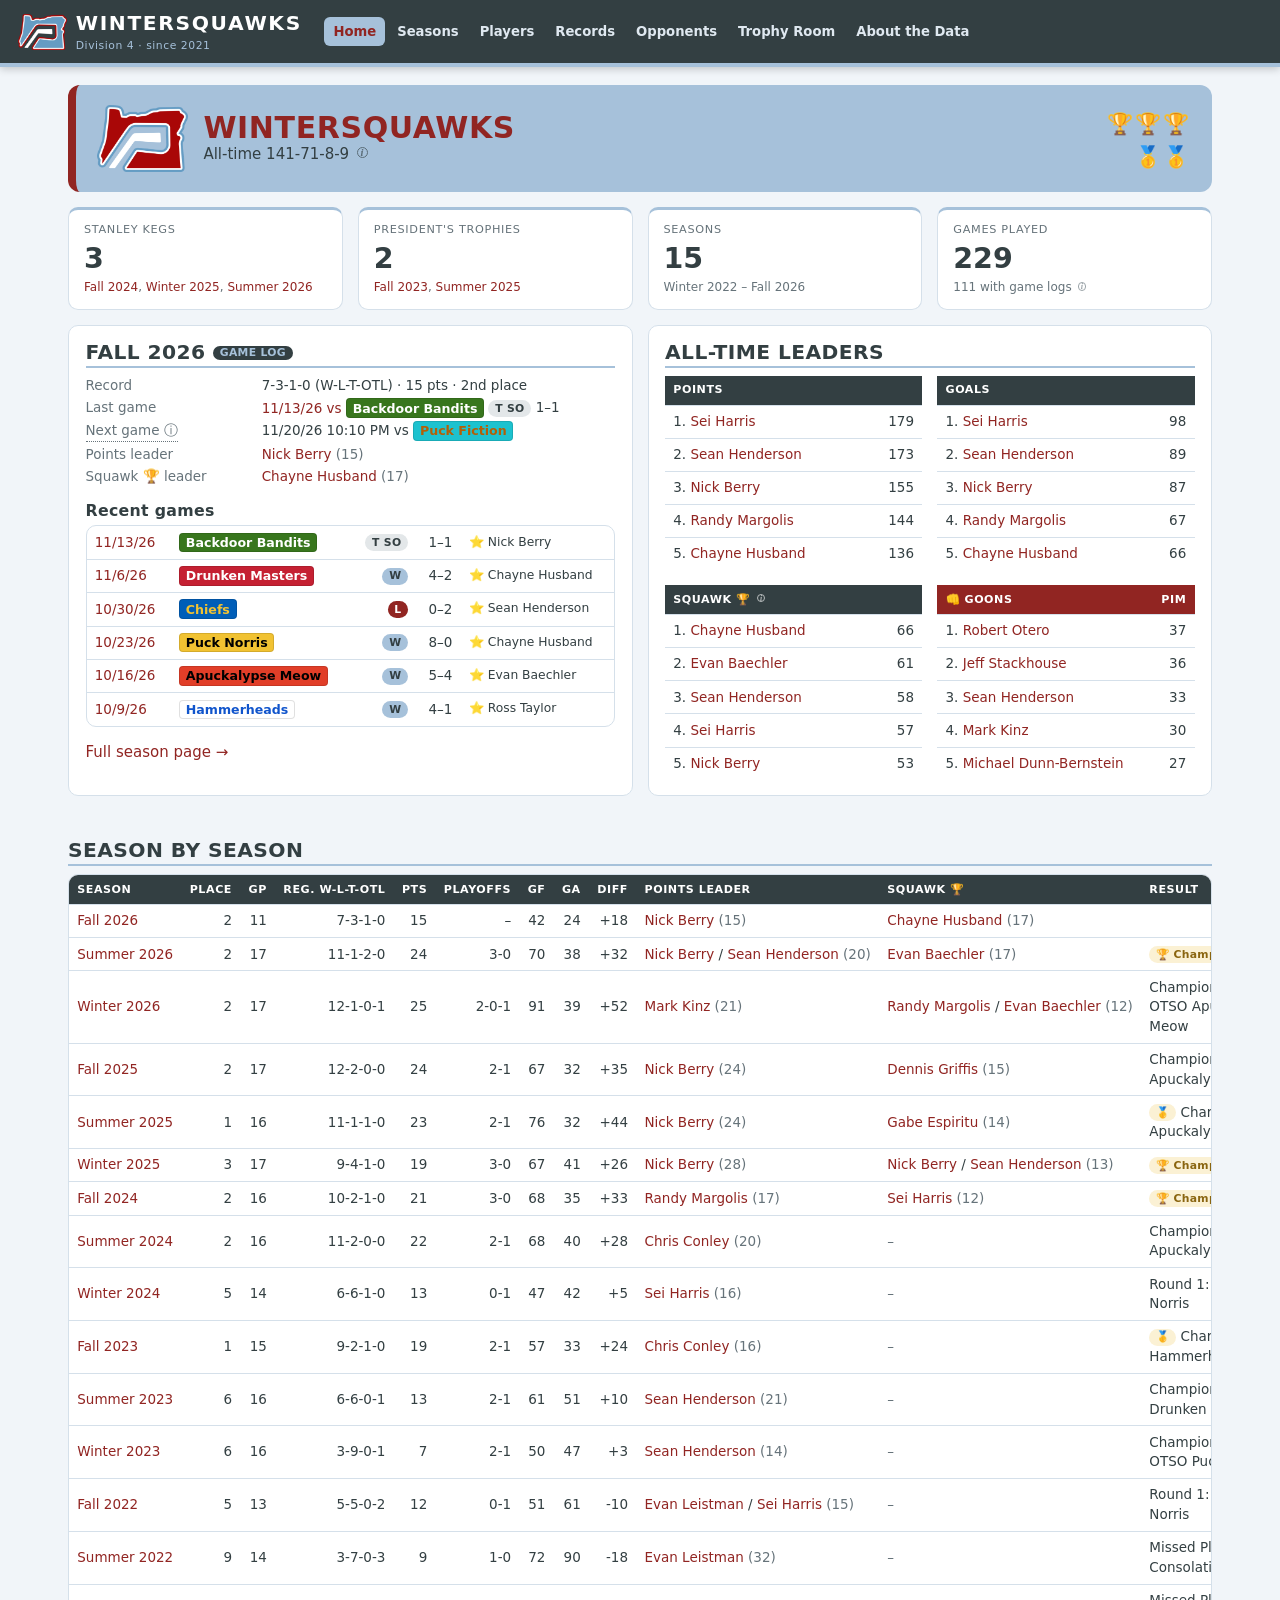
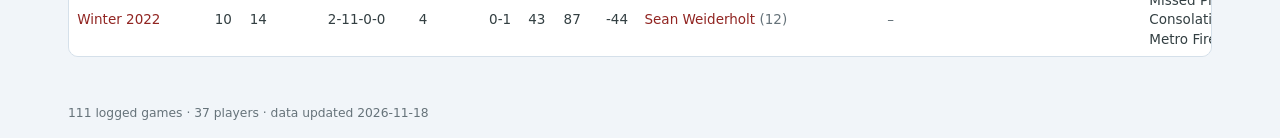
<file: index.html>
<!doctype html>
<html lang="en">
<head>
<meta charset="utf-8">
<meta name="viewport" content="width=device-width, initial-scale=1">
<title>WinterSquawks · Stats</title>
<link rel="icon" type="image/png" href="img/logos/primary.png">
<link rel="stylesheet" href="css/style.css?v=522cee18c9">
</head>
<body>
<header class="top">
  <a class="brand" href="#/"><img class="mark" src="img/logos/primary.png" alt="WinterSquawks logo"><span><b>WINTERSQUAWKS</b><small>Division 4 · since 2021</small></span></a>
  <nav id="nav">
    <a href="#/">Home</a>
    <a href="#/seasons">Seasons</a>
    <a href="#/players">Players</a>
    <a href="#/records">Records</a>
    <a href="#/opponents">Opponents</a>
    <a href="#/trophies">Trophy Room</a>
    <a href="#/about">About the Data</a>
  </nav>
</header>
<main id="app"><p class="loading">Loading…</p></main>
<footer class="foot">
  <span id="foot-meta"></span>
</footer>
<script type="module" src="js/app.js?v=522cee18c9"></script>
</body>
</html>
</file>
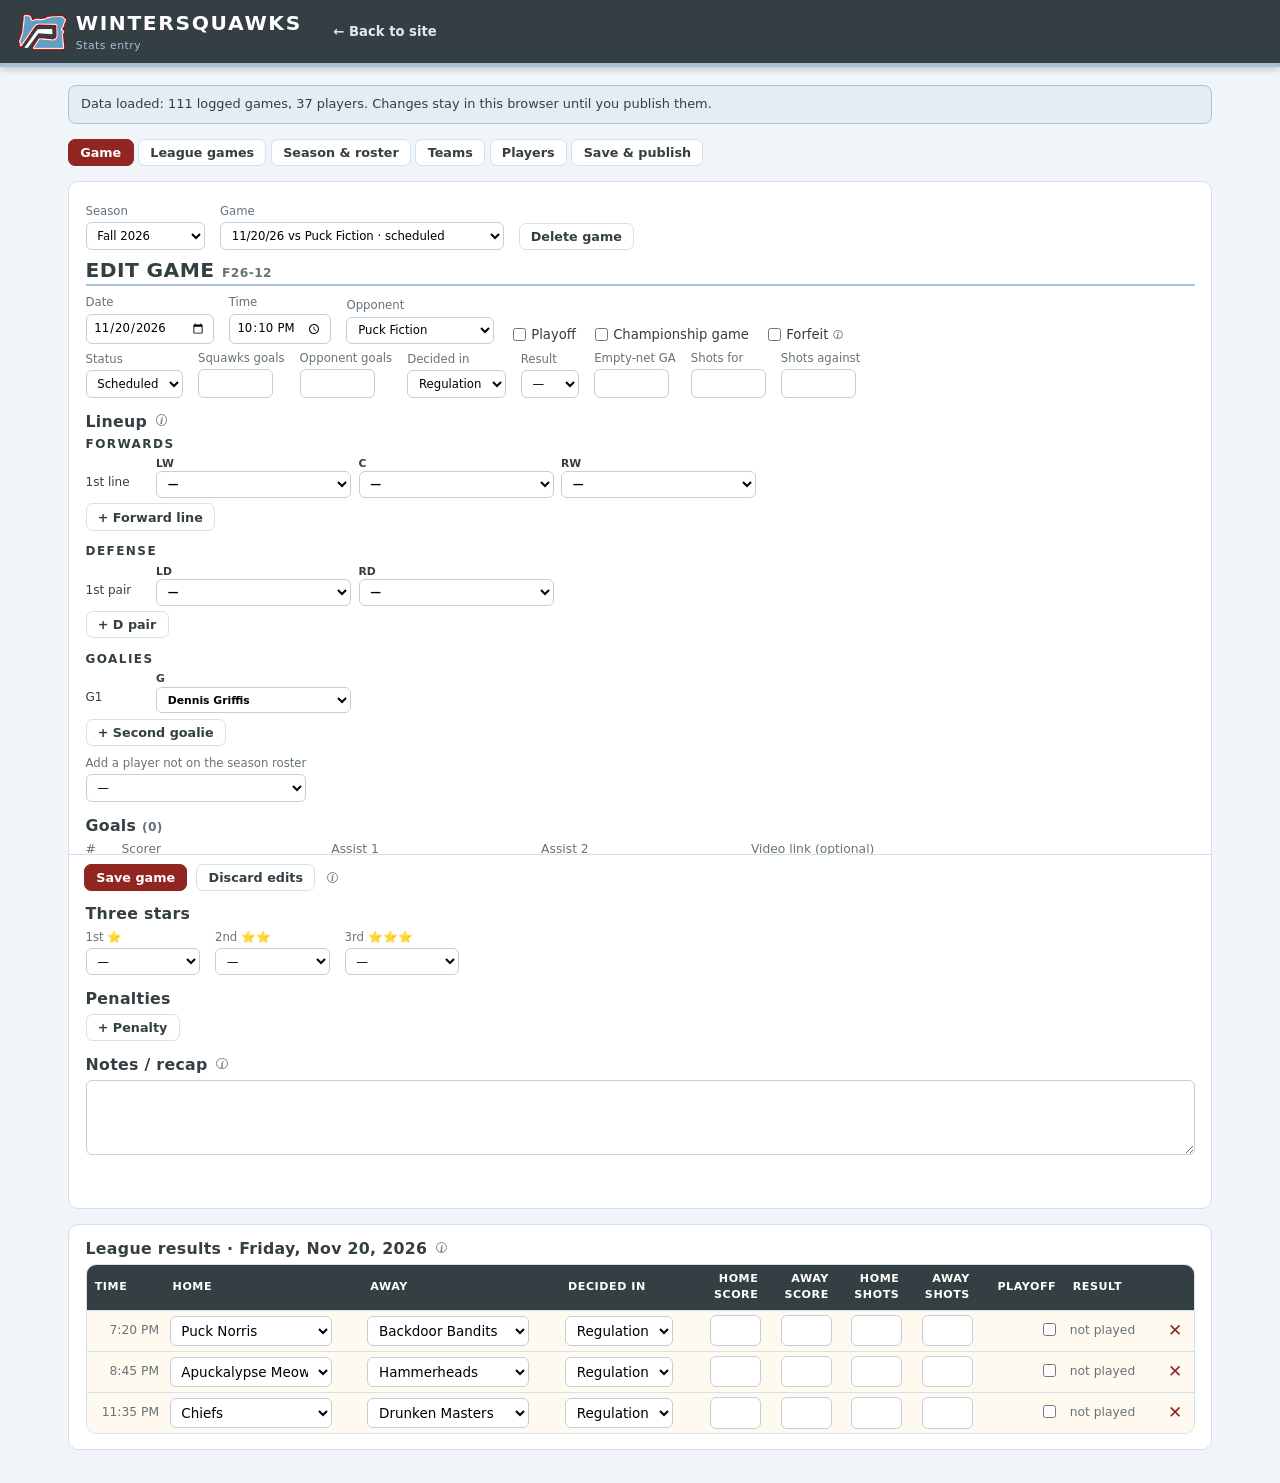
<file: admin.html>
<!doctype html>
<html lang="en">
<head>
<meta charset="utf-8">
<meta name="viewport" content="width=device-width, initial-scale=1">
<title>WinterSquawks · Enter stats</title>
<meta name="robots" content="noindex">
<link rel="icon" type="image/png" href="img/logos/primary.png">
<link rel="stylesheet" href="css/style.css?v=522cee18c9">
<style>
  .row{display:flex;flex-wrap:wrap;gap:.6rem 1rem;align-items:flex-end;margin:.4rem 0}
  .row label{display:flex;flex-direction:column;font-size:.78rem;color:var(--mute);gap:.15rem}
  .row label.inline{flex-direction:row;align-items:center;color:var(--ink);font-size:.88rem}
  .chk{display:grid;grid-template-columns:repeat(auto-fill,minmax(190px,1fr));gap:.2rem .8rem;font-size:.88rem}
  .goalrow{display:grid;grid-template-columns:2rem 1fr 1fr 1fr 2fr 2rem;gap:.4rem;align-items:center;margin:.25rem 0}
  .penrow{display:grid;grid-template-columns:1fr 6rem 6rem 2rem;gap:.4rem;align-items:center;margin:.25rem 0}
  .msgs .err{color:var(--red)} .msgs .warn{color:#9a6b00} .msgs .ok{color:var(--green)}
  .sticky{position:sticky;bottom:0;background:#fffe;border-top:1px solid var(--line);padding:.6rem 1rem;margin:0 -1.1rem -1rem;border-radius:0 0 10px 10px;display:flex;gap:.6rem;align-items:center;flex-wrap:wrap}
  textarea{width:100%;min-height:5rem}
  .goalrow select,.goalrow input{font-size:.88rem}
  .x{border:0;background:none;color:var(--red);cursor:pointer;font-size:1.1rem}
  code{background:#eef2f7;padding:.05rem .3rem;border-radius:4px}
  ol.steps li{margin:.35rem 0}
  .aq{border-left:6px solid var(--sq-secondary)}
  .aq .ctx{background:var(--tint);border-radius:8px;padding:.6rem .8rem;margin:.6rem 0;font-size:.88rem}
  .alist{max-height:420px;overflow:auto} .alist tr{cursor:pointer} .alist tr.cur td{background:var(--sq-primary)}
  .tabs .pill{margin-left:.3rem}
</style>
</head>
<body>
<header class="top">
  <a class="brand" href="index.html"><img class="mark" src="img/logos/primary.png" alt="WinterSquawks logo"><span><b>WINTERSQUAWKS</b><small>Stats entry</small></span></a>
  <nav><a href="index.html">← Back to site</a></nav>
</header>
<main>
  <div id="status" class="note" style="margin-bottom:1rem">Loading data…</div>
  <div class="tabs" id="tabs">
    <button data-tab="game" class="on">Game</button>
    <button data-tab="league">League games</button>
    <button data-tab="season">Season &amp; roster</button>
    <button data-tab="teams">Teams</button>
    <button data-tab="players">Players</button>
    <button data-tab="export">Save &amp; publish</button>
  </div>
  <section id="pane"></section>
</main>
<script type="module" src="js/admin.js?v=522cee18c9"></script>
</body>
</html>
</file>
<file: css/style.css>
@font-face{font-family:'Permanent Marker';src:url(../fonts/permanent-marker.woff2) format('woff2');font-display:swap}
:root{
  /* WinterSquawks colorway */
  --sq-primary:#a6c1da; --sq-secondary:#912522; --sq-black:#333f42; --sq-white:#ffffff;
  --ice:#f1f5f9; --paper:var(--sq-white); --ink:var(--sq-black); --mute:#66737a; --line:#d5e0ea;
  --navy:var(--sq-black); --navy2:#46555a; --blue:var(--sq-secondary); --gold:#c9971a; --red:var(--sq-secondary); --green:#2f6b3a;
  --tint:#e4edf6;
  --head: "Avenir Next Condensed","Roboto Condensed","Arial Narrow",system-ui,sans-serif;
  --body: system-ui,-apple-system,"Segoe UI",Roboto,Helvetica,Arial,sans-serif;
}
*{box-sizing:border-box}
html,body{margin:0;background:var(--ice);color:var(--ink);font:15px/1.45 var(--body)}
a{color:var(--blue);text-decoration:none} a:hover{text-decoration:underline}
h2{color:var(--sq-black);border-bottom:2px solid var(--sq-primary);padding-bottom:.2rem}
h1,h2,h3{font-family:var(--head);letter-spacing:.02em;margin:0 0 .4em;line-height:1.1}
h1{font-size:2rem;text-transform:uppercase} h2{font-size:1.35rem;text-transform:uppercase;margin-top:1.4em} h3{font-size:1.05rem}
.top{background:var(--sq-black);border-bottom:4px solid var(--sq-primary);color:#fff;display:flex;flex-wrap:wrap;align-items:center;gap:.5rem 1.5rem;padding:.6rem 1.2rem;position:sticky;top:0;z-index:5;box-shadow:0 2px 8px #0003}
.brand{color:#fff;display:flex;gap:.6rem;align-items:center;text-decoration:none!important}
.brand .mark{font-size:1.9rem}
.brand b{font-family:var(--head);font-size:1.35rem;letter-spacing:.08em;display:block}
.brand small{display:block;color:var(--sq-primary);font-size:.72rem;letter-spacing:.05em}
nav{display:flex;flex-wrap:wrap;gap:.2rem}
nav a{color:#dfe8f0;padding:.35rem .6rem;border-radius:6px;font-weight:600;font-size:.88rem}
nav a:hover{background:var(--navy2);color:#fff;text-decoration:none}
nav a.on{background:var(--sq-primary);color:var(--sq-secondary);text-decoration:none}
main{max-width:1180px;margin:0 auto;padding:1.2rem}
.foot{max-width:1180px;margin:2rem auto 1rem;padding:0 1.2rem;color:var(--mute);font-size:.82rem;display:flex;justify-content:space-between;gap:1rem;flex-wrap:wrap}
.card{background:var(--paper);border:1px solid var(--line);border-radius:10px;padding:1rem 1.1rem;margin-bottom:1rem}
.grid{display:grid;gap:1rem}
.g2{grid-template-columns:repeat(auto-fit,minmax(320px,1fr))}
.g3{grid-template-columns:repeat(auto-fit,minmax(230px,1fr))}
.g4{grid-template-columns:repeat(auto-fit,minmax(160px,1fr))}
.stat{background:var(--paper);border:1px solid var(--line);border-radius:10px;padding:.8rem 1rem}
.stat .k{font-size:.75rem;color:var(--mute);text-transform:uppercase;letter-spacing:.06em}
.stat{border-top:3px solid var(--sq-primary)} .stat .v{color:var(--sq-black);font-family:var(--head);font-size:1.9rem;font-weight:700;font-variant-numeric:tabular-nums}
.stat .s{font-size:.8rem;color:var(--mute)}
.hero{background:var(--sq-primary);color:var(--sq-black);border-left:8px solid var(--sq-secondary);border-radius:12px;padding:1.3rem 1.4rem;margin-bottom:1rem;display:flex;flex-wrap:wrap;gap:1rem 2rem;align-items:flex-end;justify-content:space-between}
.hero h1{margin:0;color:var(--sq-secondary)} .hero .sub{color:var(--sq-black)}
.hero .big{color:var(--sq-secondary);font-family:var(--head);font-size:2.6rem;font-weight:700;line-height:1}
.trophies{font-size:1.4rem;letter-spacing:.1em}
table{border-collapse:collapse;width:100%;font-variant-numeric:tabular-nums;font-size:.9rem}
.tw{overflow-x:auto;background:var(--paper);border:1px solid var(--line);border-radius:10px}
th,td{padding:.42rem .55rem;text-align:right;white-space:nowrap;border-bottom:1px solid var(--line)}
th{background:var(--sq-black);font-size:.74rem;text-transform:uppercase;letter-spacing:.05em;color:#fff;position:sticky;top:0;cursor:default}
th.sort{cursor:pointer} th.sort:hover{background:var(--navy2)} th.on::after{content:" ▾"} th.on.asc::after{content:" ▴"}
td.l,th.l{text-align:left} tr:last-child td{border-bottom:0}
tbody tr:hover{background:var(--tint)}
tr.tot td{font-weight:700;background:var(--tint)}
.muted{color:var(--mute)} .small{font-size:.82rem}
.pill{display:inline-block;padding:.05rem .45rem;border-radius:99px;font-size:.72rem;font-weight:700;letter-spacing:.03em;vertical-align:middle}
.W{background:var(--sq-primary);color:var(--sq-black)} .L{background:var(--sq-secondary);color:#fff} .T,.OTL{background:#e3e7e9;color:var(--sq-black)}
.champ{background:#fbf1d4;color:#8a6510} .unv{background:#eceff0;color:#66737a} .ver{background:var(--sq-black);color:var(--sq-primary)}
.vid{font-size:.75rem;margin-left:.2rem}
.tabs{display:flex;gap:.3rem;margin:.5rem 0 1rem;flex-wrap:wrap}
.tabs button,.btn{border:1px solid var(--line);background:var(--paper);padding:.35rem .75rem;border-radius:7px;font:600 .85rem var(--body);cursor:pointer;color:var(--ink)}
.tabs button.on,.btn.pri{background:var(--navy);color:#fff;border-color:var(--navy)}
.btn:disabled{opacity:.5;cursor:not-allowed}
.controls{display:flex;flex-wrap:wrap;gap:.6rem 1rem;align-items:center;margin:.4rem 0 .8rem;font-size:.88rem}
.controls label{display:flex;gap:.35rem;align-items:center}
select,input,textarea{font:inherit;padding:.32rem .45rem;border:1px solid #c3ceda;border-radius:6px;background:#fff}
.story p{margin:.35rem 0} .story .l{color:var(--mute)}
.goal-list{list-style:none;padding:0;margin:0} .goal-list li{padding:.3rem 0;border-bottom:1px dashed var(--line)}
.note{background:#fff8e6;border:1px solid #f0d99a;border-radius:8px;padding:.6rem .8rem;font-size:.86rem}
.issues li{margin:.25rem 0}
.season-row a{font-weight:600}
.kv{display:grid;grid-template-columns:max-content 1fr;gap:.2rem 1rem;font-size:.9rem}
.kv dt{color:var(--mute)}
.loading{color:var(--mute)}
@media (max-width:640px){ h1{font-size:1.6rem} .hero .big{font-size:2rem} nav a{padding:.3rem .45rem;font-size:.8rem} }
td.wrap{white-space:normal;min-width:180px}
.team{display:inline-block;padding:.08rem .45rem;border-radius:4px;font-weight:600;font-size:.84rem;line-height:1.35;box-shadow:inset 0 0 0 1px #0000001f}
.hero h1 .team{font-size:inherit;padding:.05rem .5rem}
.note{background:var(--tint);border-color:var(--sq-primary)}
.btn.pri,.tabs button.on{background:var(--sq-secondary)!important;border-color:var(--sq-secondary)!important}
th.on{box-shadow:inset 0 -3px 0 var(--sq-primary)}

/* info icons: hover (or tap) for details */
.info,.hovertip{position:relative;display:inline-block;cursor:help}
.info{width:1.05em;height:1.05em;border-radius:50%;border:1.5px solid currentColor;font:700 .7em/1 Georgia,serif;font-style:italic;text-align:center;line-height:.95em;vertical-align:.25em;margin-left:.25em;opacity:.65;text-transform:none;letter-spacing:0}
.info:hover,.info:focus{opacity:1;outline:none}
.hovertip{border-bottom:1px dotted currentColor}
.tip{display:none;position:absolute;z-index:50;left:50%;top:calc(100% + 8px);transform:translateX(-50%);width:max-content;max-width:300px;
  background:var(--sq-black);color:#fff;font:400 .8rem/1.45 var(--body);text-transform:none;letter-spacing:0;text-align:left;white-space:normal;
  padding:.6rem .75rem;border-radius:8px;box-shadow:0 6px 20px #0004;border-top:3px solid var(--sq-primary)}
.tip.wide{max-width:380px;left:0;transform:none}
.tip .muted{color:#b9c6cc}
.info:hover .tip,.info:focus .tip,.hovertip:hover .tip,.hovertip:focus .tip,.hovertip:focus-within .tip{display:block}
th .tip{font-weight:400}
.ms{margin:.35rem 0;padding-left:1.1rem} .ms li{margin:.15rem 0} .ms li.major{font-weight:800;color:var(--sq-primary)}
/* all-time leaders */
.leaders{grid-template-columns:repeat(auto-fit,minmax(200px,1fr))}
/* Goons */
.goons th{background:var(--sq-secondary)}
.hero.has-photo{align-items:center;justify-content:flex-start}
.pphoto{width:150px;height:150px;object-fit:cover;border-radius:12px;border:4px solid var(--sq-white);box-shadow:0 4px 14px #0003;background:var(--sq-white)}
@media (max-width:640px){ .pphoto{width:110px;height:110px} }
/* logos */
.brand img.mark{height:2.4rem;width:auto;display:block}
.hero-id{display:flex;align-items:center;gap:1rem}
.hero-logo{height:4.5rem;width:auto;display:block}
@media (max-width:640px){ .hero-logo{height:3.2rem} }
/* player page: trophies and ribbons on separate lines */
.trophies.stacked{display:flex;flex-direction:column;align-items:flex-end;gap:.15rem;margin-left:auto}
/* records: career leaders, 4 x 2 */
.rec4{grid-template-columns:repeat(4,minmax(0,1fr))}
@media (max-width:900px){ .rec4{grid-template-columns:repeat(2,minmax(0,1fr))} }
@media (max-width:480px){ .rec4{grid-template-columns:1fr} }
.rec-box{display:flex;flex-direction:column;gap:.5rem;min-width:0}
.rec-title{font-family:var(--head);font-weight:700;text-transform:uppercase;letter-spacing:.04em;font-size:.95rem;color:var(--sq-black)}
.rec3{grid-template-columns:repeat(3,minmax(0,1fr))}
@media (max-width:900px){ .rec3{grid-template-columns:1fr} }
.rec-leader{display:flex;flex-wrap:wrap;justify-content:center;align-items:flex-start;gap:.5rem .8rem;background:var(--sq-primary);border-left:5px solid var(--sq-secondary);border-radius:10px;padding:.7rem;text-align:center;color:var(--sq-black)}
.rec-leader > b{flex-basis:100%;font-family:var(--head);font-size:1.5rem;color:var(--sq-secondary);line-height:1}
.rec-leader > .small{flex-basis:100%;margin-top:-.4rem;text-transform:uppercase;letter-spacing:.06em;color:var(--sq-black)}
.rec-person{display:flex;flex-direction:column;align-items:center;gap:.2rem;min-width:0;max-width:100%}
.rec-person .nm{font-weight:700;color:var(--sq-black);line-height:1.2;white-space:nowrap;max-width:100%;overflow:hidden;text-overflow:ellipsis}
.rec-person img{width:96px;height:96px;object-fit:cover;border-radius:10px;border:3px solid var(--sq-white);background:var(--sq-white);display:block}
.rec-leader.tie .rec-person img{width:64px;height:64px}
.rec-person .muted{color:var(--navy2)}
.rec-box .tw td.l{white-space:normal}
/* team logos */
.tlogo{display:inline-block;object-fit:contain;vertical-align:middle;border-radius:6px}
.tlogo.sm{width:26px;height:26px;margin-right:.15rem}
.tlogo.lg{width:72px;height:72px;flex:none;background:#fff;padding:3px;border-radius:10px;box-shadow:0 2px 8px #0003}
.tlogo.none{display:inline-flex;align-items:center;justify-content:center;font:700 .62rem var(--head);letter-spacing:.03em}
.tlogo.lg.none{font-size:1.1rem;padding:0}
/* season winners band */
.winners{display:grid;grid-template-columns:1fr 1fr;gap:1rem;background:var(--wb-bg);color:var(--wb-fg);border-radius:12px;padding:1rem 1.2rem;margin:-.4rem 0 1rem;box-shadow:inset 0 0 0 1px #0000001f}
.wb-side{display:flex;align-items:center;gap:.9rem}
.wb-side.r{flex-direction:row-reverse;text-align:right}
.wb-label{font-size:.72rem;text-transform:uppercase;letter-spacing:.08em;font-weight:700;opacity:.85}
.wb-team{font-family:var(--head);font-size:1.4rem;font-weight:700;text-transform:uppercase;line-height:1.1}
.wb-info{font-size:.82rem;opacity:.9}
@media (max-width:640px){ .winners{grid-template-columns:1fr} .wb-side.r{flex-direction:row;text-align:left} }
.rec-leader.many{padding:1rem .7rem}
/* team pages */
.team-hero{border-left-color:var(--sq-black);align-items:center;justify-content:flex-start}
.team-hero .big,.team-hero h1{color:inherit}
.tlogo.xl{width:110px;height:110px;flex:none;background:#fff;padding:4px;border-radius:12px;box-shadow:0 4px 14px #0003}
.tlogo.xl.none{font-size:1.5rem;padding:0}
a.tl:hover{text-decoration:none} a.tl:hover .team{box-shadow:inset 0 0 0 2px #0006}
.hero-logo.sec{height:6rem}
@media (max-width:640px){ .hero-logo.sec{height:4rem} }
/* goal videos play inline under the scorer */
.vidbtn{border:1px solid var(--line);background:var(--paper);color:var(--blue);font:600 .8rem var(--body);padding:.12rem .5rem;border-radius:6px;cursor:pointer}
.vidbtn:hover,.vidbtn.on{background:var(--sq-secondary);border-color:var(--sq-secondary);color:#fff}
.vidbox{margin:.5rem 0 .3rem;max-width:640px}
.vidbox iframe{display:block;width:100%;aspect-ratio:16/9;border:0;border-radius:8px;background:#000;margin-bottom:.25rem}
/* game page matchup header */
.hero.matchup{display:grid;grid-template-columns:1fr auto 1fr;align-items:center;gap:1rem;text-align:center}
.mu-team{display:flex;flex-direction:column;align-items:center;gap:.5rem;color:inherit;text-decoration:none!important}
.mu-logo{width:120px;height:120px;object-fit:contain;display:block}
.mu-team .tlogo.mu-logo{background:#fff;padding:5px;border-radius:14px;box-shadow:0 3px 10px #0003}
.mu-team .tlogo.mu-logo.none{display:flex;align-items:center;justify-content:center;font:700 1.6rem var(--head);padding:0}
.mu-name{font-family:var(--head);font-size:1.5rem;font-weight:700;text-transform:uppercase;letter-spacing:.03em;color:var(--sq-secondary)}
.mu-name .team{font-size:1.1rem;padding:.15rem .55rem}
.mu-mid .big{font-size:3.2rem}
.mu-mid .sub{font-size:.85rem}
@media (max-width:640px){ .mu-logo{width:72px;height:72px} .mu-name{font-size:1.05rem} .mu-name .team{font-size:.85rem} .mu-mid .big{font-size:2.2rem} }
/* The Beer League Telegraph(ed Pass) */
.paper{background:#f6f1e4;color:#1d1a16;border:1px solid #d8cfb9;border-radius:4px;padding:1.2rem 1.6rem 1.4rem;margin:1.6rem 0 1rem;box-shadow:0 2px 12px #0002;font-family:Georgia,"Times New Roman",serif;
  background-image:linear-gradient(#0000 0,#0000 calc(100% - 1px),#0000000a 100%);background-size:100% 4px}
.mh{text-align:center;border-bottom:3px double #1d1a16;padding-bottom:.4rem;margin-bottom:.8rem}
.mh-meta{display:flex;justify-content:space-between;gap:1rem;font:italic .74rem Georgia,serif;border-bottom:1px solid #1d1a16;padding-bottom:.3rem;margin-bottom:.4rem;text-transform:uppercase;letter-spacing:.05em}
.mh-name{font-family:"Old English Text MT","UnifrakturMaguntia","Engravers Old English",Georgia,serif;font-size:2.6rem;font-weight:700;line-height:1.05;letter-spacing:.01em}
.mh-name span{font-size:.55em;font-style:italic;font-family:Georgia,serif;font-weight:400;margin-left:.15em;vertical-align:.2em}
.mh-sec{border-top:1px solid #1d1a16;margin-top:.4rem;padding-top:.25rem}
.mh-sec span{display:inline-block;background:#1d1a16;color:#f6f1e4;font:700 .78rem/1 var(--head);letter-spacing:.35em;text-transform:uppercase;padding:.3rem .8rem .3rem 1.15rem}
.np-kicker{font:700 .72rem var(--head);letter-spacing:.2em;text-transform:uppercase;color:var(--sq-secondary)}
.np-head{font-family:Georgia,"Times New Roman",serif;font-size:2.1rem;font-weight:900;line-height:1.05;letter-spacing:-.01em;text-transform:uppercase;margin:.15rem 0 .35rem}
.np-deck{font-style:italic;font-size:1.05rem;color:#4a443b;border-bottom:1px solid #1d1a16;padding-bottom:.5rem;margin-bottom:.7rem}
.np-body{column-count:2;column-gap:1.6rem;column-rule:1px solid #c9bfa6;font-size:1rem;line-height:1.55;text-align:justify;hyphens:auto}
.np-body p{margin:0 0 .6rem}
.np-body p.lede::first-letter{float:left;font-size:3.1em;line-height:.85;font-weight:700;padding:.08em .08em 0 0}
.np-watch{margin-top:.6rem;border-top:1px solid #c9bfa6;padding-top:.6rem}
.paper .vidbtn{font-family:Georgia,serif}
@media (max-width:700px){ .np-body{column-count:1} .mh-name{font-size:1.7rem} .np-head{font-size:1.5rem} .mh-meta span:last-child{display:none} }
.np-body.short{column-count:1}
/* playoff editions */
.paper{position:relative;overflow:hidden}
.np-strap{display:inline-block;margin:.1rem 0 .35rem;padding:.2rem 1rem;font:700 .8rem/1.2 var(--head);letter-spacing:.25em;text-transform:uppercase;color:#1d1a16;border-top:2px solid #1d1a16;border-bottom:2px solid #1d1a16}
.paper.po{border:3px double #b8860b;box-shadow:0 4px 18px #b8860b33}
.paper.po .mh{border-bottom-color:#b8860b}
.paper.po .np-kicker{color:#a0740a}
.paper.won .np-strap{background:#c9971a;color:#1d1a16;border-color:#1d1a16;animation:strap 2.4s ease-in-out infinite}
.paper.won .np-head{color:var(--sq-secondary)}
.paper.title{background-color:#fbf4dc}
.paper.title .np-head{font-size:3rem;text-align:center;line-height:1;margin:.3rem 0 .2rem;text-shadow:2px 2px 0 #c9971a55}
.paper.title .np-kicker,.paper.title .np-deck{text-align:center}
.np-score{text-align:center;font:700 1.3rem Georgia,serif;letter-spacing:.06em;text-transform:uppercase;margin-bottom:.4rem}
.np-score span{color:#b8860b;margin:0 .4rem}
.np-photo{margin:.4rem 0 1rem;border:1px solid #1d1a16;padding:.4rem;background:#fff}
.np-photo img{display:block;width:100%;height:auto;filter:saturate(.92) contrast(1.03)}
.np-photo figcaption{font:italic .86rem/1.4 Georgia,serif;color:#3d372f;padding:.45rem .1rem .1rem;border-top:1px solid #c9bfa6;margin-top:.4rem}
.confetti{position:absolute;inset:0;pointer-events:none;opacity:.55;
  background-image:
    radial-gradient(circle,#c9971a 0 3px,transparent 3.5px),radial-gradient(circle,#912522 0 2.5px,transparent 3px),
    radial-gradient(circle,#a6c1da 0 3px,transparent 3.5px),radial-gradient(circle,#c9971a 0 2px,transparent 2.5px);
  background-size:140px 120px,170px 150px,120px 160px,90px 110px;background-position:10px 20px,60px 80px,100px 10px,30px 55px;
  -webkit-mask-image:linear-gradient(#000 0,#000 9rem,transparent 14rem);mask-image:linear-gradient(#000 0,#000 9rem,transparent 14rem)}
.paper.title .confetti{opacity:.75;-webkit-mask-image:linear-gradient(#000 0,#000 16rem,transparent 24rem);mask-image:linear-gradient(#000 0,#000 16rem,transparent 24rem)}
.paper > *:not(.confetti){position:relative}
@keyframes strap{0%,100%{box-shadow:0 0 0 #c9971a00}50%{box-shadow:0 0 14px #c9971aaa}}
@media (prefers-reduced-motion:reduce){ .paper.won .np-strap{animation:none} }
@media (max-width:700px){ .paper.title .np-head{font-size:1.9rem} }
.team-trophies{display:flex;flex-direction:column;gap:.15rem;margin-top:.3rem;font-size:1.25rem;letter-spacing:.06em}
.team-trophies span{font-size:.8rem;letter-spacing:0;font-weight:600;opacity:.9;margin-left:.3rem;vertical-align:.15em}
/* game lineup card */
.lineup{background:linear-gradient(180deg,#f7fbff,#eaf2fa);border:1px solid var(--line);border-radius:12px;padding:1rem 1.2rem;display:grid;gap:1rem}
.lu-group{display:grid;gap:.45rem}
.lu-head{font:700 .8rem var(--head);letter-spacing:.14em;text-transform:uppercase;color:var(--sq-black);border-bottom:2px solid var(--sq-primary);padding-bottom:.25rem}
.lu-row{display:grid;grid-template-columns:5.5rem 1fr;align-items:center;gap:.6rem}
.lu-lab{font:600 .78rem var(--body);color:var(--muted);text-transform:uppercase;letter-spacing:.05em}
.lu-slots{display:grid;gap:.6rem}
.lu-slots.n3{grid-template-columns:repeat(3,minmax(0,1fr))}
.lu-slots.n2{grid-template-columns:repeat(2,minmax(0,1fr));max-width:66.6%;margin:0 auto;width:100%}
.lu-p{display:flex;align-items:center;gap:.45rem;background:#fff;border:1px solid var(--line);border-left:4px solid var(--sq-secondary);border-radius:8px;padding:.45rem .6rem;color:var(--sq-black);text-decoration:none!important;min-width:0;box-shadow:0 1px 3px #0000000d}
.lu-p:hover{border-color:var(--sq-secondary);box-shadow:0 2px 8px #91252222}
.lu-p.empty{background:transparent;border-style:dashed;border-left-width:1px;box-shadow:none;color:var(--muted)}
.lu-p.rec{border-left-color:#c9971a;box-shadow:inset 0 0 0 1px #c9971a66}
.lu-p.rec .lu-name::after{content:" ★";color:#b8860b}
.lu-pos{font:700 .7rem var(--head);background:var(--sq-black);color:#fff;border-radius:4px;padding:.12rem .32rem;flex:none}
.lu-p.empty .lu-pos{background:#c5ccd3}
.lu-num{font:700 .82rem var(--head);color:var(--sq-secondary);flex:none}
.lu-name{font-weight:600;white-space:nowrap;overflow:hidden;text-overflow:ellipsis}
.lu-note{margin:0;text-align:center}
@media (max-width:700px){ .lu-row{grid-template-columns:1fr} .lu-slots.n2{max-width:none} .lu-num{display:none} .lu-p{padding:.4rem;gap:.3rem} .lu-name{font-size:.85rem} }
/* stats entry: line builder */
.lb{display:grid;gap:.9rem;margin:.4rem 0 .6rem}
.lb-sec h4{margin:0 0 .35rem;font:700 .8rem var(--head);letter-spacing:.12em;text-transform:uppercase}
.lb-row{display:grid;grid-template-columns:4.2rem repeat(var(--n),minmax(0,13rem)) 2rem;gap:.5rem;align-items:end;margin-bottom:.35rem}
.lb-row .lb-lab{font-size:.8rem;color:var(--muted);padding-bottom:.45rem}
.lb-row label{display:flex;flex-direction:column;font-size:.72rem;font-weight:700;color:var(--muted)}
.lb-row select{width:100%}
.lb-legacy{background:#fff8e6;border:1px solid #ecd9a6;border-radius:8px;padding:.6rem .8rem;font-size:.88rem}
/* goalies: centered, a second goalie stacks under the first */
.lu-slots.goalies{grid-template-columns:minmax(0,1fr);width:100%;max-width:calc((100% - 1.2rem) / 3);margin:0 auto}
@media (max-width:700px){ .lu-slots.goalies{max-width:none} }
.lg-table td{padding:.3rem .35rem}
.lg-table select{max-width:11rem}
/* stats entry: Division 4 awards */
.aw-row{align-items:flex-end}
.aw-people{display:grid;grid-template-columns:repeat(auto-fit,minmax(300px,1fr));gap:.8rem;margin:.6rem 0}
.aw-person{display:flex;flex-wrap:wrap;gap:.5rem;align-items:flex-end;border:1px solid var(--line);border-radius:8px;padding:.6rem .7rem;background:#fbfcfe}
.aw-person .aw-lab{flex-basis:100%;font:700 .78rem var(--head);letter-spacing:.08em;text-transform:uppercase}
.aw-person label{display:flex;flex-direction:column;font-size:.75rem;font-weight:700;color:var(--muted)}
.aw-person input[list]{width:11rem}
/* records: each row of boxes lines up (title, leader card, table) so the sections stay even */
.rec4,.rec3{grid-auto-rows:auto}
.rec4 > .rec-box,.rec3 > .rec-box{display:grid;grid-row:span 3;grid-template-rows:subgrid;gap:.5rem}
.rec-box > .rec-leader{align-content:center}
.rec-leader.tie .rec-person{max-width:calc(50% - .4rem)}
.rec-leader.tie .rec-person .nm{font-size:.85rem}
/* home: same gap between the stat boxes and the boxes below as between other sections */
.grid + .grid{margin-top:1rem}
/* stats entry: league games grouped by date */
.lg-day td{background:#eef3f8;border-top:2px solid var(--line);padding:.5rem .6rem!important;font-size:.9rem}
.lg-day.need td{background:#fff4de;border-top-color:#e0b85c}
.lg-day.upcoming td{color:var(--muted)}
.lg-state{display:inline-block;margin-left:.4rem;font:700 .68rem var(--head);letter-spacing:.08em;text-transform:uppercase;border-radius:4px;padding:.12rem .4rem;background:#dfe6ee;color:#4a5866}
.lg-day.need .lg-state{background:#c9971a;color:#1d1a16}
.lg-day.done .lg-state{background:#d7ecd9;color:#2f6b3a}
.lg-day .btn{margin-left:.6rem;padding:.15rem .55rem;font-size:.8rem}
tr.lg-need td{background:#fffaf0}
.lg-site{color:var(--muted);font-size:.78rem;margin-top:.15rem}
.lg-site.differs{color:#a0740a}
.linkbtn{background:none;border:0;padding:0;color:var(--blue);text-decoration:underline;cursor:pointer;font:inherit}
.lg-sync{display:flex;flex-wrap:wrap;gap:.6rem;align-items:center;justify-content:space-between;background:#f4f7fb;border:1px solid var(--line);border-radius:8px;padding:.6rem .8rem;margin:.6rem 0;font-size:.9rem}
.lg-report{background:#eef8ef;border:1px solid #bcdcc0;border-radius:8px;padding:.5rem .8rem;font-size:.88rem;margin-bottom:.6rem}
.lg-needs{background:#fff4de;border:1px solid #ecd9a6;border-radius:8px;padding:.45rem .8rem;font-size:.9rem}
.lg-day td{text-align:left!important}
.lg-table select{max-width:10.8rem}
.lg-table input[type=number]{width:3.4rem!important}
.lg-table td:first-child{white-space:nowrap}
/* delayed hover tips: abbreviated column headers and other short labels */
.has-tip:not(th){position:relative}
span.has-tip{border-bottom:1px dotted currentColor;cursor:help}
th.has-tip{cursor:help} th.sort.has-tip{cursor:pointer}
.has-tip::before{content:attr(data-tip);position:absolute;top:calc(100% + 6px);left:50%;transform:translateX(-50%);z-index:30;
  background:#1f2a30;color:#fff;font:500 .78rem/1.35 var(--body);letter-spacing:0;text-transform:none;white-space:normal;width:max-content;max-width:16rem;text-align:left;
  padding:.35rem .55rem;border-radius:6px;box-shadow:0 4px 14px #0004;pointer-events:none;opacity:0;visibility:hidden;transition:opacity .15s ease 0s,visibility 0s linear .15s}
.has-tip:hover::before,.has-tip:focus-visible::before{opacity:1;visibility:visible;transition:opacity .15s ease 1s,visibility 0s linear 1s}
th.has-tip:first-child::before{left:0;transform:none}
th.has-tip:last-child::before{left:auto;right:0;transform:none}
/* stats entry: teams */
.t-logo{width:40px;height:40px;object-fit:contain;display:inline-flex;align-items:center;justify-content:center;border-radius:6px;vertical-align:middle}
.t-logo.none{font:700 .7rem var(--head)}
.t-add{align-items:flex-end}
.t-add input[type=color]{width:3.2rem;height:2.2rem;padding:.1rem}
.t-preview{display:flex;align-items:center;gap:.5rem;padding-bottom:.2rem}
/* ================= Trophy room: high-school trophy case, video-game style ================= */
.tcase{--oak:#b8732f;--oak-d:#7a4419;--oak-l:#dd9a52;--ink:#16212b;max-width:1060px;margin:1.2rem auto 2rem;filter:drop-shadow(0 14px 24px #0003)}
.tc-crown{width:max-content;max-width:90%;margin:0 auto -6px;position:relative;z-index:2;padding:.45rem 1.6rem .5rem;border:3px solid var(--ink);border-radius:10px 10px 4px 4px;
  background:linear-gradient(#fff2bd,#e6b955 55%,#b98a2c);font:800 1.05rem/1 var(--head);letter-spacing:.18em;text-transform:uppercase;color:#4a3208;text-align:center;
  box-shadow:inset 0 2px 0 #fff8,0 4px 0 var(--ink)}
.tc-crown span{color:#912522}
.tc-frame{position:relative;border:4px solid var(--ink);border-radius:14px;padding:16px;
  background:linear-gradient(90deg,var(--oak-d),var(--oak) 6%,var(--oak-l) 18%,var(--oak) 40%,var(--oak-l) 70%,var(--oak) 90%,var(--oak-d));
  box-shadow:inset 0 3px 0 #ffffff40,inset 0 -4px 0 #00000040}
.tc-inner{position:relative;overflow:hidden;border:4px solid var(--ink);border-radius:6px;padding:1.6rem 1.2rem 1rem;
  background:radial-gradient(ellipse 30% 55% at 18% 0,#ffffff24,transparent 70%),radial-gradient(ellipse 30% 55% at 50% 0,#ffffff2e,transparent 70%),radial-gradient(ellipse 30% 55% at 82% 0,#ffffff24,transparent 70%),
    repeating-linear-gradient(90deg,#ffffff05 0 2px,transparent 2px 6px),linear-gradient(#22405f,#1a3049 60%,#142538)}
.tc-spots{position:absolute;left:0;right:0;top:0;display:flex;justify-content:space-around;pointer-events:none}
.tc-spots i{width:34px;height:10px;border:3px solid var(--ink);border-top:0;border-radius:0 0 10px 10px;background:linear-gradient(#fffbe0,#ffd970);box-shadow:0 0 18px 6px #ffe9a055}
.tc-shelf{position:relative;display:flex;flex-wrap:wrap;justify-content:center;align-items:flex-end;gap:1.4rem 2.2rem;padding:.6rem .4rem 0;min-height:120px}
.tc-glass-shelf{height:14px;margin:0 -1.2rem .9rem;border-top:3px solid #dff6ff;border-bottom:3px solid var(--ink);
  background:linear-gradient(#bfe8f5cc,#7fc2d8aa 60%,#3e7d95aa);box-shadow:0 10px 16px -6px #0008}
.tc-item{display:flex;flex-direction:column;align-items:center;text-decoration:none!important;color:inherit;background:none;border:0;padding:0;font:inherit;cursor:pointer;position:relative}
.tc-svg{display:block;overflow:visible;transition:transform .25s cubic-bezier(.3,1.6,.5,1),filter .25s}
.tc-item:hover .tc-svg,.tc-item:focus-visible .tc-svg{transform:translateY(-6px) scale(1.03);filter:drop-shadow(0 0 14px #ffe9a0aa)}
.tc-keg .tc-svg{width:min(260px,62vw)}
.tc-pres .tc-svg{width:172px}
.tc-card{margin-top:.35rem;background:#fffdf5;border:2px solid var(--ink);border-radius:4px;padding:.25rem .7rem;font:700 .72rem/1.3 var(--body);text-transform:uppercase;letter-spacing:.08em;color:#3a3226;text-align:center;box-shadow:0 3px 0 var(--ink)}
.tc-card b{color:#912522;letter-spacing:.04em}
.tc-card.muted{background:#ffffff26;border-style:dashed;border-color:#ffffff66;color:#ffffffaa;box-shadow:none}
.tc-hint{position:absolute;top:-.4rem;right:-7.5rem;background:#ffd970;border:2px solid var(--ink);border-radius:999px;padding:.2rem .7rem;font:800 .7rem var(--head);letter-spacing:.06em;text-transform:uppercase;color:#4a3208;box-shadow:0 3px 0 var(--ink);animation:tcbob 2.4s ease-in-out infinite}
@keyframes tcbob{50%{transform:translateY(-5px)}}
.tc-sparkle{transform-origin:193px 115px;animation:tcspark 2.8s ease-in-out infinite}
@keyframes tcspark{0%,100%{opacity:.2;transform:scale(.6)}50%{opacity:1;transform:scale(1.1)}}
.tc-ghost{cursor:default;opacity:.85}
.tc-ghost-spot{width:120px;height:150px;border:3px dashed #ffffff55;border-radius:10px;background:radial-gradient(#ffffff10,transparent 70%)}
.tc-rail-wrap{position:relative;padding:.2rem 0 .4rem;text-align:center}
.tc-rail{height:12px;margin:0 1rem;border:3px solid var(--ink);border-radius:999px;background:linear-gradient(#fff,#c8d1d8 50%,#7d8994)}
.tc-medals{display:flex;flex-wrap:wrap;justify-content:center;gap:.2rem 1.2rem;margin-top:-3px}
.tc-medal{position:relative;display:block;width:88px;padding-top:12px;transform-origin:50% 0;animation:tcsway 4s ease-in-out infinite}
.tc-medal:nth-child(2n){animation-delay:-1.3s}.tc-medal:nth-child(3n){animation-delay:-2.6s}
.tc-medal .tc-svg{width:88px}
.tc-medal:hover{animation-play-state:paused}.tc-medal:hover .tc-svg{filter:drop-shadow(0 0 10px #ffffffaa)}
.tc-hook{position:absolute;top:0;left:50%;width:12px;height:14px;margin-left:-6px;border:3px solid var(--ink);border-top:0;border-radius:0 0 8px 8px;background:transparent}
.tc-ghost-medal{animation:none;height:150px}
.tc-ghost-medal::after{content:"";position:absolute;top:18px;left:14px;width:60px;height:118px;border:3px dashed #ffffff44;border-radius:30px 30px 999px 999px}
@keyframes tcsway{0%,100%{transform:rotate(-2.5deg)}50%{transform:rotate(2.5deg)}}
.tc-rail-card{display:inline-block;margin-top:.5rem}
.tc-glass{position:absolute;inset:16px;pointer-events:none;border-radius:6px;
  background:linear-gradient(115deg,transparent 0 8%,#ffffff1c 8% 13%,transparent 13% 15%,#ffffff12 15% 17%,transparent 17% 58%,#ffffff14 58% 64%,transparent 64%),linear-gradient(90deg,transparent calc(50% - 1px),#16212b33 calc(50% - 1px) calc(50% + 1px),transparent calc(50% + 1px))}
.tc-plinth{height:26px;margin:0 10px;border:4px solid var(--ink);border-top:0;border-radius:0 0 10px 10px;background:linear-gradient(var(--oak-d),#5a300f)}
@media (max-width:760px){ .tc-hint{position:static;margin-top:.4rem} .tc-frame{padding:10px} .tc-glass{inset:10px} .tc-pres .tc-svg{width:120px} }
@media (prefers-reduced-motion:reduce){ .tc-medal,.tc-hint,.tc-sparkle{animation:none} }

/* ================= Stanley Keg engraving viewer ================= */
body.kv-open{overflow:hidden}
.kv.kv-ov{position:fixed;inset:0;z-index:100;background:radial-gradient(ellipse at 50% 40%,#2a3d52,#0b1219 75%);animation:kvin .3s ease}
.kv.kv-ov.closing{animation:kvout .25s ease forwards}
@keyframes kvin{from{opacity:0}} @keyframes kvout{to{opacity:0}}
.kv-stage{position:absolute;inset:0 0 72px 0;overflow:hidden}
.kv-surface{position:absolute;left:0;top:0;width:1560px;transform-origin:0 0;padding:26px 30px;border:4px solid #16212b;border-radius:18px;
  background:linear-gradient(90deg,#4c5761,#99a5ae 6%,#d5dde3 16%,#eef3f6 30%,#ffffff 42%,#e3e9ee 55%,#c3ccd4 75%,#8c98a2 92%,#4c5761);
  box-shadow:0 30px 60px #000a,inset 0 0 0 3px #ffffff55}
.kv-ring{position:relative;display:grid;grid-template-columns:repeat(6,1fr);border:3px solid #16212b;border-radius:6px;overflow:hidden;
  background:linear-gradient(90deg,#00000022,transparent 10%,transparent 90%,#00000022)}
.kv-panel{position:relative;min-height:330px;padding:.8rem .7rem 1rem;border-right:2px solid #6f7b85;box-shadow:inset -1px 0 0 #ffffffaa;cursor:zoom-in;transition:background .4s}
.kv-panel:last-child{border-right:0}
.kv-panel.empty{cursor:default}
.kv-panel.on{background:#ffffff40}
.kv-team,.kv-names{font-family:'Copperplate','Copperplate Gothic Light','Engravers MT','Cinzel',Georgia,serif;text-transform:uppercase;color:#4d565e;
  text-shadow:0 1px 0 #ffffffd0,0 -1px 0 #00000040}
.kv-head{border-bottom:1.5px solid #8a959f;box-shadow:0 1px 0 #ffffffaa;padding-bottom:.35rem;margin-bottom:.45rem}
.kv-team{font-size:1.02rem;letter-spacing:.06em;font-weight:700;line-height:1.15}
.kv-capt{font-family:'Copperplate','Copperplate Gothic Light','Engravers MT','Cinzel',Georgia,serif;text-transform:uppercase;color:#4d565e;text-shadow:0 1px 0 #ffffffd0,0 -1px 0 #00000040;font-size:.86rem;letter-spacing:.04em;margin-top:.3rem}
.kv-capt a{color:inherit;text-decoration:none} .kv-capt a:hover{color:#912522;text-decoration:underline}
.kv-team span{display:block;font-size:.8rem;letter-spacing:.12em;font-weight:400}
.kv-names{display:flex;flex-wrap:wrap;gap:.18rem .6rem;font-size:.86rem;letter-spacing:.03em;line-height:1.25}
.kv-names a{color:inherit;text-decoration:none} .kv-names a:hover{color:#912522;text-decoration:underline}
.kv-blank{display:block;width:100%;height:.55rem;margin:.45rem 0;border-bottom:1.5px solid #9aa5ae;box-shadow:0 1px 0 #ffffffaa}
.kv-blank.short{width:60%}
.kv-panel.wsq .kv-team{color:#5a2a2a}
.kv-band{position:relative;height:56px;margin:0 -6px;border-left:0;border-right:0;background:linear-gradient(#7e8a94,#e6ecf0 35%,#ffffff 48%,#aab5bd 80%,#5b6670);border-top:3px solid #16212b;border-bottom:3px solid #16212b}
.kv-band:first-child{margin-bottom:14px}.kv-ring + .kv-band{margin:14px -6px}
.kv-slot{position:absolute;top:50%;transform:translateY(-50%) rotate(var(--rot))}
.kv-sticker{display:flex;align-items:center;justify-content:center;width:44px;height:44px;border-radius:50%;background:#fff;border:3px solid #16212b;box-shadow:0 3px 0 #16212b;overflow:hidden;font:800 .7rem var(--head)}
.kv-sticker img{width:36px;height:36px;object-fit:contain}
.kv-bar{position:absolute;left:0;right:0;bottom:0;height:72px;display:flex;align-items:center;justify-content:center;gap:.6rem;padding:0 1rem;background:#0b1219e6;border-top:3px solid #16212b}
.kv-cap{min-width:min(360px,50vw);text-align:center;color:#fff}
.kv-cap b{display:block;font:800 1.05rem var(--head);letter-spacing:.06em;text-transform:uppercase}
.kv-cap span{font-size:.78rem;color:#a6c1da}
.kv-btn{border:3px solid #16212b;border-radius:10px;background:linear-gradient(#fff2bd,#e6b955);color:#4a3208;font:800 .95rem var(--head);padding:.45rem .8rem;cursor:pointer;box-shadow:0 3px 0 #16212b}
.kv-btn:disabled{opacity:.35;cursor:default}
.kv-btn:not(:disabled):active{transform:translateY(2px);box-shadow:0 1px 0 #16212b}
.kv-all{background:linear-gradient(#fff,#c8d1d8)} .kv-x{background:linear-gradient(#ffb3a8,#e0614f);color:#3b0d06}
@media (max-width:640px){ .kv-all{display:none} .kv-cap{min-width:0;flex:1} .kv-cap b{font-size:.85rem} }
.tc-keg:focus:not(:focus-visible){outline:none}
.tc-item:focus-visible{outline:3px solid #ffd970;outline-offset:6px;border-radius:8px}
@media (max-width:760px){ .tc-medal,.tc-medal .tc-svg{width:74px} }
/* trophy case: Art Ross and "Rocket" Richard */
.tc-awards{gap:1.6rem 2rem;align-items:flex-end}
.aw-trophy{display:flex;flex-direction:column;align-items:center;width:min(460px,100%)}
.aw-top{width:min(300px,78%);margin-bottom:-2px;position:relative;z-index:1}
.aw-rocket .aw-top{width:min(290px,76%)}
.ar-base,.rr-base{width:100%;background:var(--ink);padding:3px 3px 4px}
.ar-base{clip-path:polygon(9% 0,91% 0,100% 100%,0 100%)}
.ar-grid{clip-path:polygon(9% 0,91% 0,100% 100%,0 100%);display:grid;grid-template-columns:repeat(5,1fr);gap:.7rem .2rem;padding:1rem 11% 1.1rem;
  background:linear-gradient(90deg,#7a4419,#b8732f 12%,#d48e47 30%,#b8732f 55%,#d48e47 80%,#7a4419);box-shadow:inset 0 3px 0 #ffffff30}
.ar-puck,.rr-plaque{text-decoration:none!important;color:inherit;min-width:0}
.ar-puck{display:flex;flex-direction:column;align-items:center;gap:.15rem}
.ar-face{display:flex;align-items:center;justify-content:center;width:58px;height:58px;border-radius:50%;border:6px solid #121417;overflow:hidden;
  background:radial-gradient(circle at 35% 30%,#ffffff,#d3dbe1 45%,#8693a0);box-shadow:0 0 0 2px var(--ink),0 3px 0 2px var(--ink)}
.ar-face img{width:100%;height:100%;object-fit:cover}
.aw-eng{display:flex;flex-direction:column;align-items:center;line-height:1;font-family:'Copperplate','Copperplate Gothic Bold','Arial Black',sans-serif;color:#4a5560;text-shadow:0 1px 0 #ffffffcc}
.aw-eng b{font-size:1rem} .aw-eng small{font-size:.5rem;letter-spacing:.06em;font-weight:700}
.ar-name,.rr-name{font:800 .6rem/1.1 var(--body);text-transform:uppercase;letter-spacing:.03em;text-align:center;max-width:100%;overflow:hidden;text-overflow:ellipsis;white-space:nowrap}
.ar-name{color:#fff6dd;text-shadow:0 1px 0 #0008} .ar-sub{font:600 .55rem var(--body);color:#ffe2b0;text-transform:uppercase}
.ar-puck.wsq .ar-face{border-color:#912522}
.ar-puck:hover .ar-face,.rr-plaque:hover{filter:brightness(1.12)}
.rr-base{clip-path:polygon(5% 0,95% 0,100% 100%,0 100%)}
.rr-grid{clip-path:polygon(5% 0,95% 0,100% 100%,0 100%);display:grid;grid-template-columns:repeat(3,1fr);gap:.4rem;padding:.9rem 7% 1rem;
  background:linear-gradient(90deg,#0f1a26,#2a3d52 20%,#1b2a3a 50%,#2a3d52 80%,#0f1a26);box-shadow:inset 0 3px 0 #ffffff22}
.rr-plaque{display:flex;align-items:center;gap:.35rem;padding:.3rem .4rem;border:2px solid var(--ink);border-radius:3px;
  background:linear-gradient(90deg,#8d99a3,#e9eef2 25%,#ffffff 45%,#c7d0d7 75%,#8d99a3);color:#3b4652}
.rr-plaque img{width:26px;height:26px;border-radius:50%;object-fit:cover;border:2px solid #912522;flex:none}
.rr-plaque.wsq{box-shadow:inset 0 0 0 2px #912522}
.rr-txt{display:flex;flex-direction:column;min-width:0}
.rr-name{text-align:left} .rr-sub{font:600 .55rem var(--body);text-transform:uppercase;color:#56616c}
.aw-trophy .tc-card{margin-top:.5rem}
@media (max-width:560px){ .ar-grid{grid-template-columns:repeat(4,1fr)} .rr-grid{grid-template-columns:repeat(2,1fr)} }
.ar-name{white-space:normal;overflow:visible;line-height:1.05;min-height:2.1em;display:flex;align-items:flex-start;justify-content:center;word-break:normal}
/* trophy case v2: wooden shelves; Keg left, Art Ross and Rocket Richard right */
.tcase{max-width:1140px}
.tc-shelf{padding-bottom:0}
.tc-top{display:grid;grid-template-columns:minmax(230px,280px) 1fr;align-items:end;gap:1.4rem}
.tc-top .tc-keg{justify-self:center}
.tc-top .tc-hint{right:auto;left:50%;top:-1.2rem;transform:translateX(-50%);white-space:nowrap}
.tc-awards{display:grid;grid-template-columns:1fr 1fr;gap:1.2rem;align-items:end}
.tc-awards .aw-trophy{width:100%}
.tc-board{position:relative;height:22px;margin:0 -1.2rem 1.1rem;border-top:3px solid var(--ink);border-bottom:3px solid var(--ink);
  background:linear-gradient(#e2a35d 0 5px,#b8732f 5px 12px,#8a4d1d 12px),repeating-linear-gradient(90deg,#0000 0 40px,#00000012 40px 42px);
  box-shadow:0 12px 14px -6px #000a}
.tc-board::before{content:"";position:absolute;inset:0;background:repeating-linear-gradient(90deg,transparent 0 90px,#ffffff10 90px 92px,transparent 92px 170px,#00000014 170px 171px)}
.tc-inner{padding-bottom:1.4rem}
.ar-grid{gap:.55rem .15rem;padding:.9rem 10% 1rem}
.ar-face{width:50px;height:50px;border-width:5px}
.aw-eng b{font-size:.9rem}
.ar-name{font-size:.55rem}
.rr-grid{gap:.3rem;padding:.8rem 6% .9rem}
.rr-name{font-size:.55rem} .rr-sub{font-size:.5rem}
.rr-plaque{padding:.25rem .3rem}
.rr-base{clip-path:polygon(4% 0,96% 0,97% 14%,99% 14%,100% 100%,0 100%,1% 14%,3% 14%)}
.rr-grid{clip-path:polygon(4% 0,96% 0,97% 14%,99% 14%,100% 100%,0 100%,1% 14%,3% 14%)}
.aw-rocket .aw-top{width:min(270px,88%)}
.aw-ross .aw-top{width:min(270px,88%)}
@media (max-width:1000px){ .tc-top{grid-template-columns:1fr} .tc-top .tc-hint{position:static;transform:none;margin-top:.4rem} }
@media (max-width:640px){ .tc-awards{grid-template-columns:1fr} }
.ar-face .aw-eng{text-shadow:0 1px 0 #0000004d}
.rr-name{white-space:normal;overflow:visible;line-height:1.05}
/* trophy case v3: Art Ross | Keg (largest) | Rocket Richard; minis open a zoomable viewer */
.tc-top{grid-template-columns:1fr auto 1fr;align-items:end;gap:1.2rem}
.tc-top .tc-keg{justify-self:center}
.tc-top .tc-keg .tc-svg{width:min(320px,70vw)}
.tc-top .tc-hint{top:-1.4rem}
.tc-mini{justify-self:center}
.tc-mini-ross{width:460px;zoom:.42}
.tc-mini-rocket .tc-svg{width:min(196px,40vw)}
.tc-mini .tc-card{margin-top:.5rem}
.tc-mini:hover .tc-mini-ross,.tc-mini:focus-visible .tc-mini-ross{filter:drop-shadow(0 0 10px #ffe9a0aa)}
.tc-mini:hover .tc-mini-rocket .tc-svg{transform:translateY(-5px) scale(1.03);filter:drop-shadow(0 0 12px #ffe9a0aa)}
.tc-mini .ar-puck{pointer-events:none}
.tv .kv-stage{cursor:zoom-in;touch-action:none}
.tv-piece{position:absolute;left:0;top:0;transform-origin:0 0;width:460px}
.tv-rocket{width:420px}
.tv-piece .tc-svg{width:100%}
.tv-piece .ar-puck{cursor:pointer}
@media (max-width:1000px){ .tc-top{grid-template-columns:1fr 1fr} .tc-top .tc-keg{grid-column:1 / -1;grid-row:1} .tc-top .tc-hint{position:static;transform:none;margin-top:.4rem} }
@media (max-width:520px){ .tc-mini-ross{zoom:.32} }
.ar-face .aw-eng{text-shadow:none}
/* keg viewer: each champion's sticker sits on its own engraving */
.kv-slot.kv-on-panel{position:absolute;top:auto;bottom:14px;right:12px;transform:rotate(var(--rot));z-index:1}
.kv-on-panel .kv-sticker{width:58px;height:58px}
.kv-on-panel .kv-sticker img{width:48px;height:48px}
.kv-band{height:30px}
.kv-panel{padding-bottom:84px}
.kv-on-panel .kv-sticker img{width:70%;height:70%}
/* trophy case v4: two levels; runner-up medals hang above the top-level trophies */
.tc-rail-wrap{padding:.4rem 0 1.4rem}
.tc-inner{padding-top:2.2rem}
.tc-level2{align-items:flex-end;gap:1.4rem 2.4rem}
.tc-pucks .pk-svg{width:min(300px,70vw)}
.tc-pucks:hover .pk-svg,.tc-pucks:focus-visible .pk-svg{transform:translateY(-4px) scale(1.03);filter:drop-shadow(0 0 12px #ffe9a0aa)}
.tv-pucks{width:640px}
.pk-svg .pk{transition:transform .2s}
/* trophy case v5: bigger Keg under a soft spotlight; puck pyramid set apart from the President's Trophies */
.tc-top .tc-keg .tc-svg{width:min(400px,72vw)}
.tc-top{position:relative}
.tc-top>*{position:relative;z-index:1}
.tc-top::before{content:"";position:absolute;z-index:0;left:50%;bottom:-6px;width:min(560px,90%);height:calc(100% + 320px);transform:translateX(-50%);pointer-events:none;
  clip-path:polygon(41% 0,59% 0,100% 100%,0 100%);
  background:linear-gradient(#fff4c900,#fff4c92e 25%,#fff1bf42 70%,#fff1bf57);-webkit-mask-image:radial-gradient(ellipse 60% 100% at 50% 100%,#000 45%,transparent 100%);mask-image:radial-gradient(ellipse 60% 100% at 50% 100%,#000 45%,transparent 100%)}
.tc-top::after{content:"";position:absolute;z-index:0;left:50%;bottom:-4px;width:min(460px,80%);height:46px;transform:translateX(-50%);border-radius:50%;pointer-events:none;
  background:radial-gradient(closest-side,#fff0b873,#fff0b826 60%,transparent)}
.tc-spots i:nth-child(2){box-shadow:0 0 26px 10px #ffe9a088,0 22px 40px 4px #ffe9a033}
.tc-level2 .tc-pucks-wrap{margin-left:3.5rem}
.tc-pucks .pk-svg{width:min(330px,70vw)}
/* Art Ross: room between each puck and its label */
.ar-puck{gap:.5rem}
.ar-grid{column-gap:.6rem;row-gap:.8rem}
.ar-name{font-size:.56rem}
.kv-names .kv-note{flex-basis:100%;font-style:italic;letter-spacing:.02em}
/* framed championship front pages hung on the back wall of the top shelf; 3/4 the height of the Keg */
.tc-papers{--ph:min(425px,76.5vw);position:absolute;inset:0 0 3.2rem;z-index:0;pointer-events:none}
.tc-paper{position:absolute;bottom:0;height:var(--ph);width:calc(var(--ph) * .7);font-size:calc(var(--ph) / 42);transform:translateX(-50%) rotate(var(--tilt,0deg));
  pointer-events:auto;text-decoration:none;filter:brightness(.9) saturate(.9);transition:filter .2s}
.tc-paper:hover,.tc-paper:focus-visible{filter:none}
.tc-paper::before{content:"";position:absolute;left:50%;top:-2.2em;width:60%;height:2.6em;transform:translateX(-50%);
  background:linear-gradient(to bottom right,transparent 49%,#2b2b2b 50%,transparent 53%) left/50% 100% no-repeat,linear-gradient(to bottom left,transparent 49%,#2b2b2b 50%,transparent 53%) right/50% 100% no-repeat}
.tc-paper::after{content:"";position:absolute;left:50%;top:-2.6em;width:.9em;height:.9em;border-radius:50%;transform:translateX(-50%);background:radial-gradient(circle at 35% 35%,#f1f1f1,#7d7d7d 60%,#3a3a3a)}
.tc-papers .p0{left:16%;--tilt:-1.2deg}.tc-papers .p1{left:34%;--tilt:1deg}.tc-papers .p2{left:75%;--tilt:-.8deg}.tc-papers .p3{left:88%;--tilt:1deg}
.tc-papers.n1 .p0{left:31%}.tc-papers.n2 .p0{left:30%}.tc-papers.n2 .p1{left:72%}
/* hung high: the nail sits just under the medals' ribbons rail area */
@media (min-width:1001px){ .tc-papers{inset:0} .tc-paper{bottom:auto;top:calc(2.6em - 1.6rem)} }
.tp-frame{display:block;height:100%;padding:.9em;background:linear-gradient(135deg,#7a4e26,#3e230e 45%,#6b421f 70%,#2e1a09);border-radius:.2em;
  box-shadow:0 .6em 1.4em #000a,inset 0 0 0 .15em #a87a42,inset 0 0 0 .5em #3b220c}
.tp-mat{display:block;height:100%;padding:.9em;background:#ece4cf;box-shadow:inset 0 0 0 .12em #b8955a,inset .2em .3em .6em #0004}
.tp-page{display:flex;flex-direction:column;gap:.35em;height:100%;padding:.8em .9em;background:linear-gradient(#f4ecd6,#e9dcbb);color:#1d1a16;
  font-family:Georgia,'Times New Roman',serif;overflow:hidden;box-shadow:.15em .2em .5em #0003}
.tp-top{display:flex;justify-content:space-between;font-size:.62em;text-transform:uppercase;letter-spacing:.06em;border-bottom:.1em solid #1d1a16;padding-bottom:.25em}
.tp-mh{font-family:'UnifrakturCook','Old English Text MT','Engravers MT',Georgia,serif;font-weight:700;font-size:1.55em;text-align:center;line-height:1;white-space:nowrap}
.tp-date{font-size:.6em;text-align:center;border-top:.1em solid #1d1a16;border-bottom:.3em double #1d1a16;padding:.2em 0;font-style:italic}
.tp-head{font-family:'Arial Narrow','Helvetica Neue',Impact,sans-serif;font-weight:900;font-size:2.05em;line-height:.95;text-align:center;letter-spacing:-.01em}
.tp-deck{font-size:.78em;text-align:center;font-style:italic;line-height:1.2}
.tp-photo{display:block;flex:1 1 40%;min-height:4em;background:center/cover no-repeat;filter:grayscale(1) contrast(1.15) sepia(.25);border:.1em solid #1d1a16}
.tp-cols{display:grid;grid-template-columns:repeat(3,1fr);gap:.6em;flex:0 0 auto}
.tp-cols>span{display:flex;flex-direction:column;gap:.32em}
.tp-cols i{display:block;height:.28em;background:#1d1a16;opacity:.35;border-radius:.1em}
@media (max-width:1000px){
  .tc-papers{--ph:min(230px,48vw);position:static;grid-column:1 / -1;order:-1;display:flex;justify-content:center;gap:4%;padding-top:2.4rem;pointer-events:auto}
  .tc-paper{position:relative;left:auto !important;bottom:auto !important;top:auto !important;transform:rotate(var(--tilt,0deg))}
}
/* the Keg stands on a draped oval pedestal */
.tc-keg{display:flex;flex-direction:column;align-items:center}
.tc-keg .tc-svg{position:relative;z-index:2}
.tc-ped{display:block;position:relative;z-index:1;width:calc(min(400px,72vw) * 1.05);margin-top:calc(min(400px,72vw) * -.176)}
/* the actual Squawk Cup, tucked away in the bottom shelf's right corner */
.tc-shelf .tc-squawkcup{position:absolute;right:2.8rem;top:auto;height:calc((100% - 1.2rem) * .85);bottom:0;z-index:1;aspect-ratio:120 / 218;filter:brightness(.9)}
.tc-squawkcup .sc-svg{display:block;width:100%;height:100%}
@media (max-width:700px){ .tc-shelf .tc-squawkcup{position:static;height:220px;width:auto} }
.tc-squawkcup:hover{filter:none}
/* a worn-out baseball lying in the bottom shelf's left corner */
.tc-squawkcup .sc-svg{position:relative;z-index:1}
.tc-squawkcup .tc-baseball{position:absolute;left:70%;bottom:0;z-index:0;width:47.6%;transform:rotate(8deg);filter:brightness(.85)}
.tc-baseball .bb-svg{display:block;width:100%;height:auto}
/* everything rests on the wood: the label cards are mounted on the front edge of the shelf board instead of
   holding the trophies up */
.tc-board{height:50px}
.tc-shelf>.tc-item{position:relative}
.tc-shelf>.tc-item>.tc-card,.tc-pucks-wrap>.tc-item>.tc-card{position:absolute;top:100%;left:50%;transform:translateX(-50%);margin:7px 0 0;z-index:4;white-space:nowrap;
  padding:.12rem .55rem;font-size:.6rem;line-height:1.25;background:linear-gradient(#f6e7b8,#d9b768);border-color:#5a4210;box-shadow:0 2px 0 #5a4210}
@media (max-width:1000px){ .tc-shelf{row-gap:4.2rem} }
/* the pedestal's wooden foot sits on the shelf (its drawing has a little shadow room below it) */
.tc-ped{margin-bottom:calc(min(400px,72vw) * 1.05 * -6.5 / 300)}
/* finishing details */
.tcase{position:relative}
body{overflow-x:clip}
.tc-keg .tc-cowbells,.tc-keg .tc-figurine{position:absolute;bottom:0;z-index:3;pointer-events:none}
.tc-keg .tc-cowbells{right:calc(100% - 38px);width:clamp(70px,9vw,108px)}
.tc-keg .tc-figurine{left:calc(100% - 46px);width:clamp(80px,10vw,120px)}
.tc-shelf .tc-beanie{position:absolute;left:.4rem;bottom:0;z-index:1;width:clamp(100px,14vw,165px)}
@media (max-width:700px){ .tc-shelf .tc-beanie{position:static} }
/* the wall TV above the puck pile */
.tc-pucks-wrap{position:relative;align-self:flex-end}
.tc-tv{position:absolute;right:52%;bottom:calc(100% - 1.2rem);z-index:0;width:clamp(150px,19vw,220px);aspect-ratio:16 / 10;padding:0;border:0;background:none;cursor:pointer}
.tv-mount{position:absolute;left:50%;top:35%;width:28%;height:30%;transform:translateX(-50%);background:#2a2d33;border:3px solid var(--ink);border-radius:3px}
.tv-bezel{position:relative;display:block;height:100%;padding:5%;background:linear-gradient(#2c2f35,#121417);border:3px solid var(--ink);border-radius:8px;box-shadow:0 8px 16px #0006}
.tv-screen{position:relative;display:block;height:100%;overflow:hidden;border-radius:3px;background:radial-gradient(ellipse at 40% 35%,#1d3d7a,#0b1630 70%);box-shadow:inset 0 0 18px #000a}
.tv-screen::after{content:"";position:absolute;inset:0;background:repeating-linear-gradient(#ffffff08 0 1px,transparent 1px 3px),linear-gradient(135deg,#ffffff22,transparent 40%);pointer-events:none}
.tv-idle{position:absolute;inset:0;animation:tvx 9s linear infinite alternate}
.tv-idle>span{position:absolute;left:0;top:0;padding:.15em .4em;font:700 clamp(.62rem,1.1vw,.82rem)/1.1 'Courier New',monospace;color:#cfe3ff;text-shadow:0 0 6px #7fb2ff;white-space:nowrap;animation:tvy 6.5s linear infinite alternate}
@keyframes tvx{from{transform:translateX(0)}to{transform:translateX(calc(100% - 11.5em))}}
@keyframes tvy{from{transform:translateY(0)}to{transform:translateY(calc(var(--h,6em) - 1.6em))}}
.tv-led{position:absolute;right:7%;bottom:1.6%;width:5px;height:5px;border-radius:50%;background:#e3262b;box-shadow:0 0 4px #e3262b}
.tv-led.on{background:#47e36b;box-shadow:0 0 5px #47e36b}
.tc-tv:hover .tv-bezel,.tc-tv:focus-visible .tv-bezel{box-shadow:0 0 0 3px #ffe9a0aa,0 8px 16px #0006}
@media (prefers-reduced-motion: reduce){ .tv-idle,.tv-idle>span{animation:none} .tv-idle>span{left:50%;top:50%;transform:translate(-50%,-50%)} }
/* zoomed-in TV */
.tvz-stage{display:grid;place-items:center}
.tvz{width:min(92vw,calc((100vh - 150px) * 1.6));aspect-ratio:16 / 10;animation:tvz-in .6s cubic-bezier(.2,.8,.2,1)}
.tvz .tv-bezel{padding:2.4%;border-width:4px;border-radius:14px}
.tvz iframe{position:absolute;inset:0;width:100%;height:100%;border:0}
@keyframes tvz-in{from{transform:scale(.25);opacity:.2}to{transform:none;opacity:1}}
@media (prefers-reduced-motion: reduce){ .tvz{animation:none} }
@media (max-width:700px){ .tc-tv{position:relative;right:auto;bottom:auto;display:block;margin:0 auto 1rem} }
/* the skeleton sitting on the top-left of the case, legs over the front */
.tcase{margin-top:clamp(9rem,25vw,22rem)}
.tc-skel{position:absolute;left:auto;right:2%;top:0;z-index:6;width:clamp(150px,28vw,372px);transform:translateY(calc(-132 / 246 * 100%));pointer-events:none}
.tc-skel svg{display:block;width:100%;height:auto}
/* graffiti and odds and ends */
.tc-board .tc-scratch{position:absolute;left:68%;top:50%;width:clamp(120px,15vw,190px);transform:translate(-50%,-50%);pointer-events:none}
.tc-board .tc-scratch svg{display:block;width:100%;height:auto}
.tc-squives{position:absolute;z-index:5;left:7%;top:76%;width:clamp(76px,8.5vw,118px);pointer-events:none;mix-blend-mode:screen}
.tc-squives svg{display:block;width:100%;height:auto}
.tc-sticky{position:absolute;z-index:5;left:2.4%;top:3.6rem;width:clamp(86px,9vw,110px);padding:.45rem .5rem .55rem;transform:rotate(-4deg);
  background:linear-gradient(#fff59a,#fbe56a);box-shadow:2px 4px 8px #0006;font:400 clamp(.68rem,.9vw,.86rem)/1.25 'Permanent Marker','Marker Felt',cursive;color:#1f2a6b;display:flex;flex-direction:column;align-items:flex-start}
.tc-sticky::before{content:"";position:absolute;left:0;right:0;top:0;height:14%;background:#0000000d}
.tc-sticky b{font-weight:400;text-decoration:underline;margin-bottom:.15rem}
.tc-sticky .sn-x{position:relative;padding:0 .1rem}
.tc-sticky .sn-strike{position:absolute;inset:10% -4%;width:108%;height:80%}
.tc-frame .tc-jello{position:absolute;left:9%;top:0;z-index:6;width:clamp(64px,7.5vw,92px);transform:translateY(calc(-139 / 141 * 100%))}
.tc-jello svg{display:block;width:100%;height:auto}
@media (max-width:700px){ .tc-sticky{top:2.4rem} }
/* Lindsay's jersey on the bottom shelf's back wall, behind the President's Trophies */
.tc-shelf .tc-jersey{position:absolute;left:30.5%;top:2.2rem;width:clamp(150px,19vw,240px);transform:translateX(-50%) rotate(-1.5deg)}
.tc-jersey svg{display:block;width:100%;height:auto}
@media (max-width:700px){ .tc-shelf .tc-jersey{display:none} }
/* skate sharpener on top of the case */
.tc-frame .tc-sharpener{position:absolute;left:1.4%;top:0;z-index:5;width:clamp(250px,37vw,420px);transform:translateY(calc(-105 / 108 * 100%))}
/* the jello box sits on top of the sharpener; the sharpener's right end tucks behind the title plate */
.tc-frame .tc-jello{left:9%;margin-top:calc(clamp(250px,37vw,420px) * -103 / 600)}
.tc-crown{z-index:7}
.tc-sharpener svg{display:block;width:100%;height:auto}

/* bottom-left corner: hot-dog foil and crumbs on the shelf, a stage mic hanging above */
.tc-shelf .tc-foil{position:absolute;left:.2rem;bottom:0;z-index:1;width:clamp(120px,15vw,190px)}
.tc-shelf .tc-mic{position:absolute;left:3.6%;top:.2rem;z-index:0;width:clamp(30px,3.8vw,46px)}
.tc-foil svg,.tc-mic svg{display:block;width:100%;height:auto}
@media (max-width:700px){ .tc-shelf .tc-foil,.tc-shelf .tc-mic{display:none} }
/* clipboard leaning in the top shelf's back right corner, behind the Rocket */
.tc-top .tc-clip{position:absolute;right:-.4rem;bottom:0;z-index:0;width:clamp(70px,8vw,104px)}
.tc-clip svg{display:block;width:100%;height:auto}
@media (max-width:700px){ .tc-top .tc-clip{display:none} }
.sr-only{position:absolute;width:1px;height:1px;overflow:hidden;clip:rect(0 0 0 0);white-space:nowrap}
/* the page title: a loosely draped gold banner on the wall behind the things on top of the case */
.tcase>.tc-banner{position:absolute;left:3%;right:3%;bottom:calc(100% - .4rem);z-index:0;pointer-events:none}
.tc-banner .tb-svg{display:block;width:100%;height:auto}
</file>
